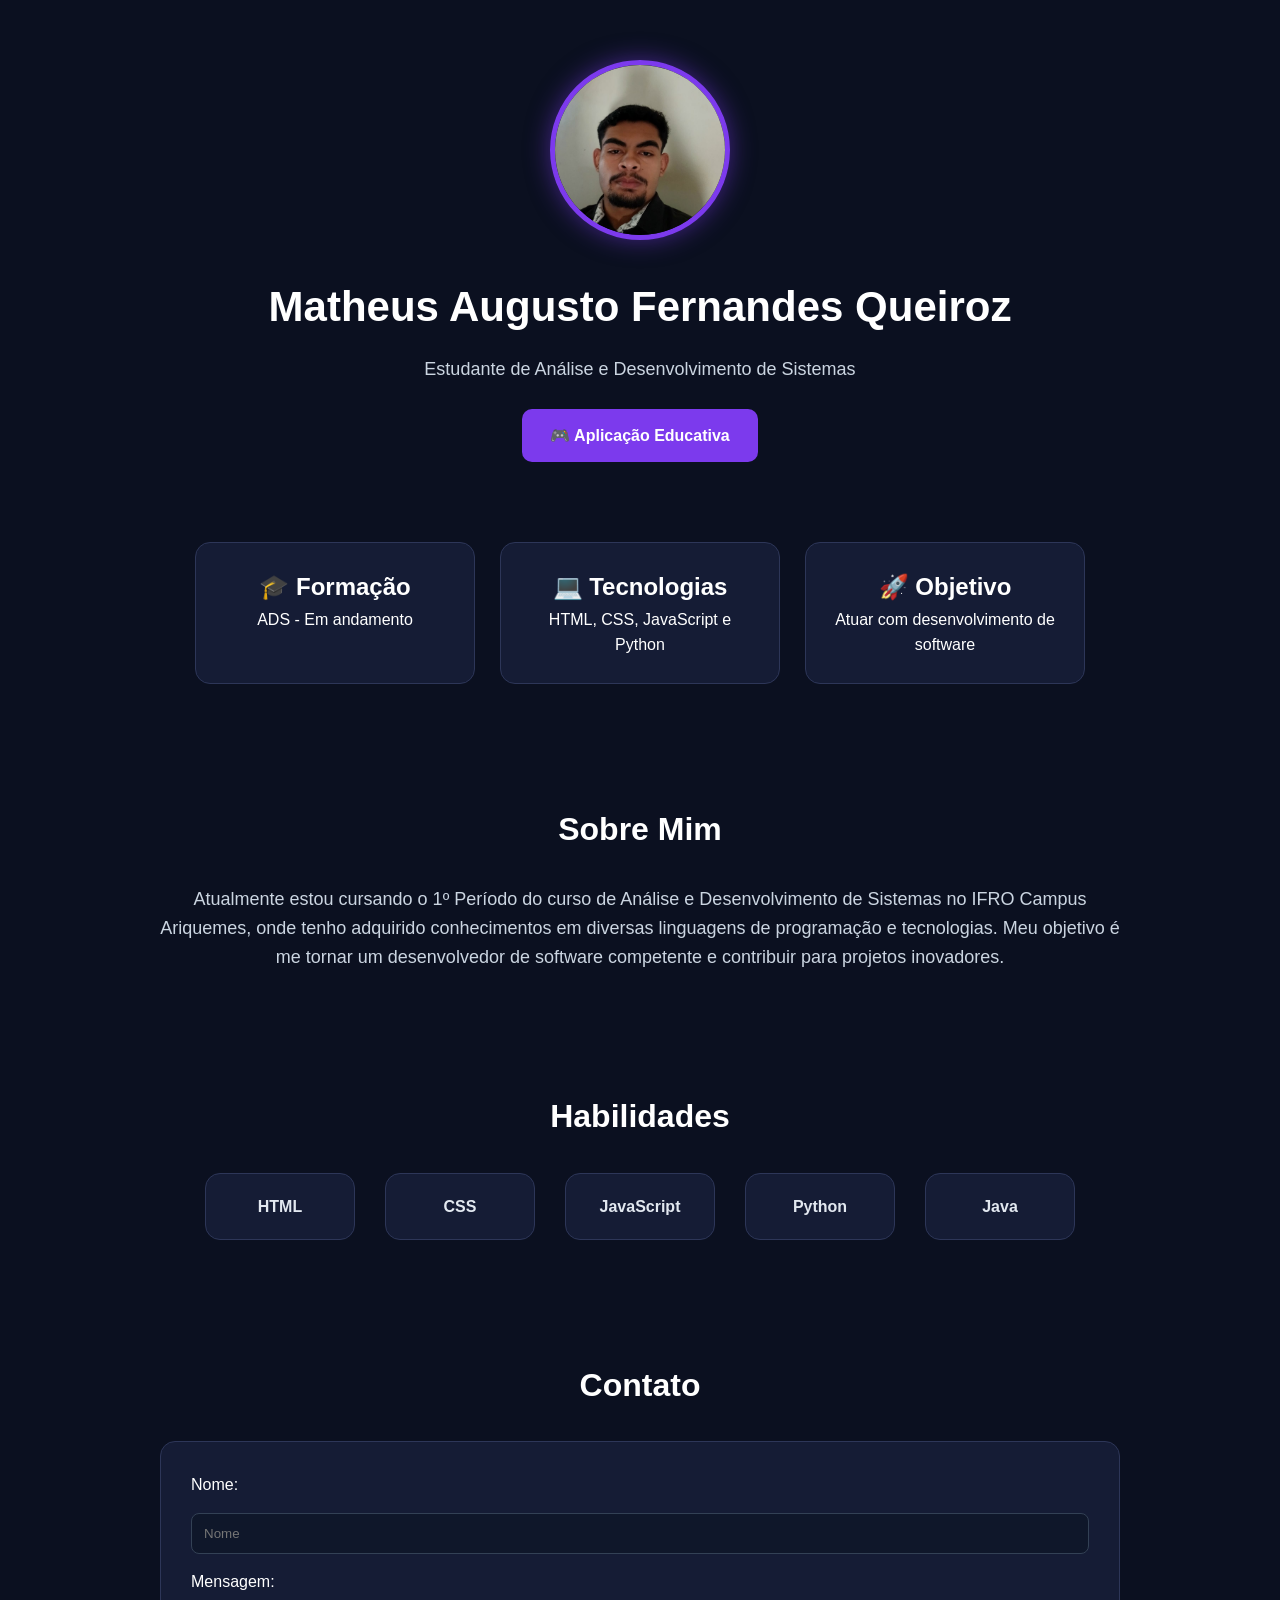
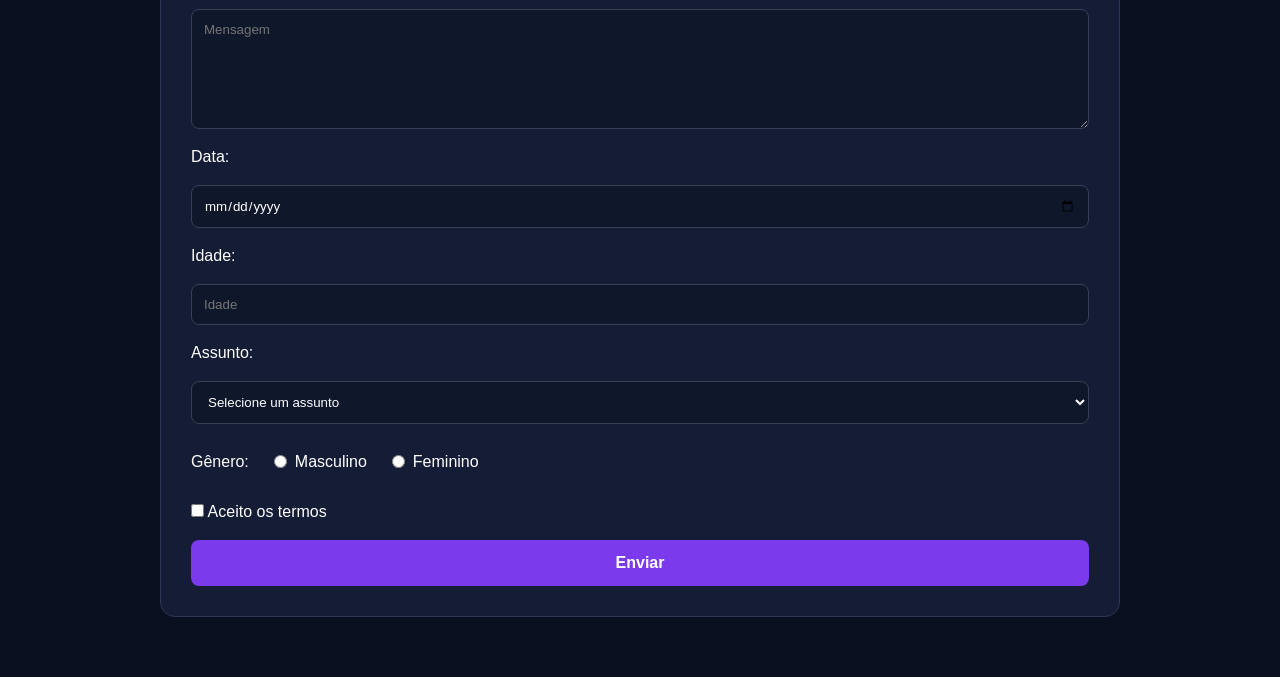
<file: index.html>
<!DOCTYPE html>
<html lang="pt-BR">
<head>
    <meta charset="UTF-8">
    <meta name="viewport" content="width=device-width, initial-scale=1.0">
    <title>Página Pessoal</title>
    <link rel="stylesheet" href="css/index.css">
</head>
<body>

    <header class="topo">
        <img src="img/foto.jpeg" alt="Foto" class="foto">
        <h1>Matheus Augusto Fernandes Queiroz</h1>
        <p class="cargo">Estudante de Análise e Desenvolvimento de Sistemas</p>
        <a href="caca-palavras.html" class="btn">🎮 Aplicação Educativa</a>
    </header>

    <main>
        <section class="informacoes">
            <div class="card">
                <h2>🎓 Formação</h2>
                <p>ADS - Em andamento</p>
            </div>
            <div class="card">
                <h2>💻 Tecnologias</h2>
                <p>HTML, CSS, JavaScript e Python</p>
            </div>
            <div class="card">
                <h2>🚀 Objetivo</h2>
                <p>Atuar com desenvolvimento de software</p>
            </div>
        </section>

        <section class="sobre">
            <h2>Sobre Mim</h2>
            <p>
                Atualmente estou cursando o 1º Período do curso de Análise e Desenvolvimento de Sistemas no IFRO Campus Ariquemes, onde tenho adquirido conhecimentos em diversas linguagens de programação e tecnologias.
                Meu objetivo é me tornar um desenvolvedor de software competente e contribuir para projetos inovadores.
            </p>
        </section>

        <section class="habilidades">
            <h2>Habilidades</h2>
            <div class="tecnologias">
                <div class="tec"><p>HTML</p></div>
                <div class="tec"><p>CSS</p></div>
                <div class="tec"><p>JavaScript</p></div>
                <div class="tec"><p>Python</p></div>
                <div class="tec"><p>Java</p></div>
            </div>
        </section>

        <section class="contato">
            <h2>Contato</h2>
            <form>
            
                <label for="nome">Nome:</label>
                <input type="text" id="nome" placeholder="Nome" required minlength="3">

                <label for="mensagem">Mensagem:</label>
                <textarea id="mensagem" placeholder="Mensagem" required minlength="10"></textarea>

                <label for="data">Data:</label>
                <input type="date" id="data" required>

                <label for="idade">Idade:</label>
                <input type="number" id="idade" placeholder="Idade" min="1" max="120" required>

                <label for="assunto">Assunto:</label>
                <select id="assunto" required>
                    <option value="">Selecione um assunto</option>
                    <option value="duvida">Dúvida</option>
                    <option value="sugestao">Sugestão</option>
                    <option value="programacao">Programação</option>
                    <option value="tecnologia">Tecnologia</option>
                </select>

                <div class="sexo">
                    <p>Gênero:</p> 
                    <label>
                        <input type="radio" name="sexo" value="masculino" required> Masculino
                    </label>
                    <label>
                        <input type="radio" name="sexo" value="feminino"> Feminino
                    </label>
                </div>

                <label>
                    <input type="checkbox" required> Aceito os termos
                </label>

                <button type="submit">Enviar</button>
            </form>
        </section>
    </main>

</body>
</html>
</file>
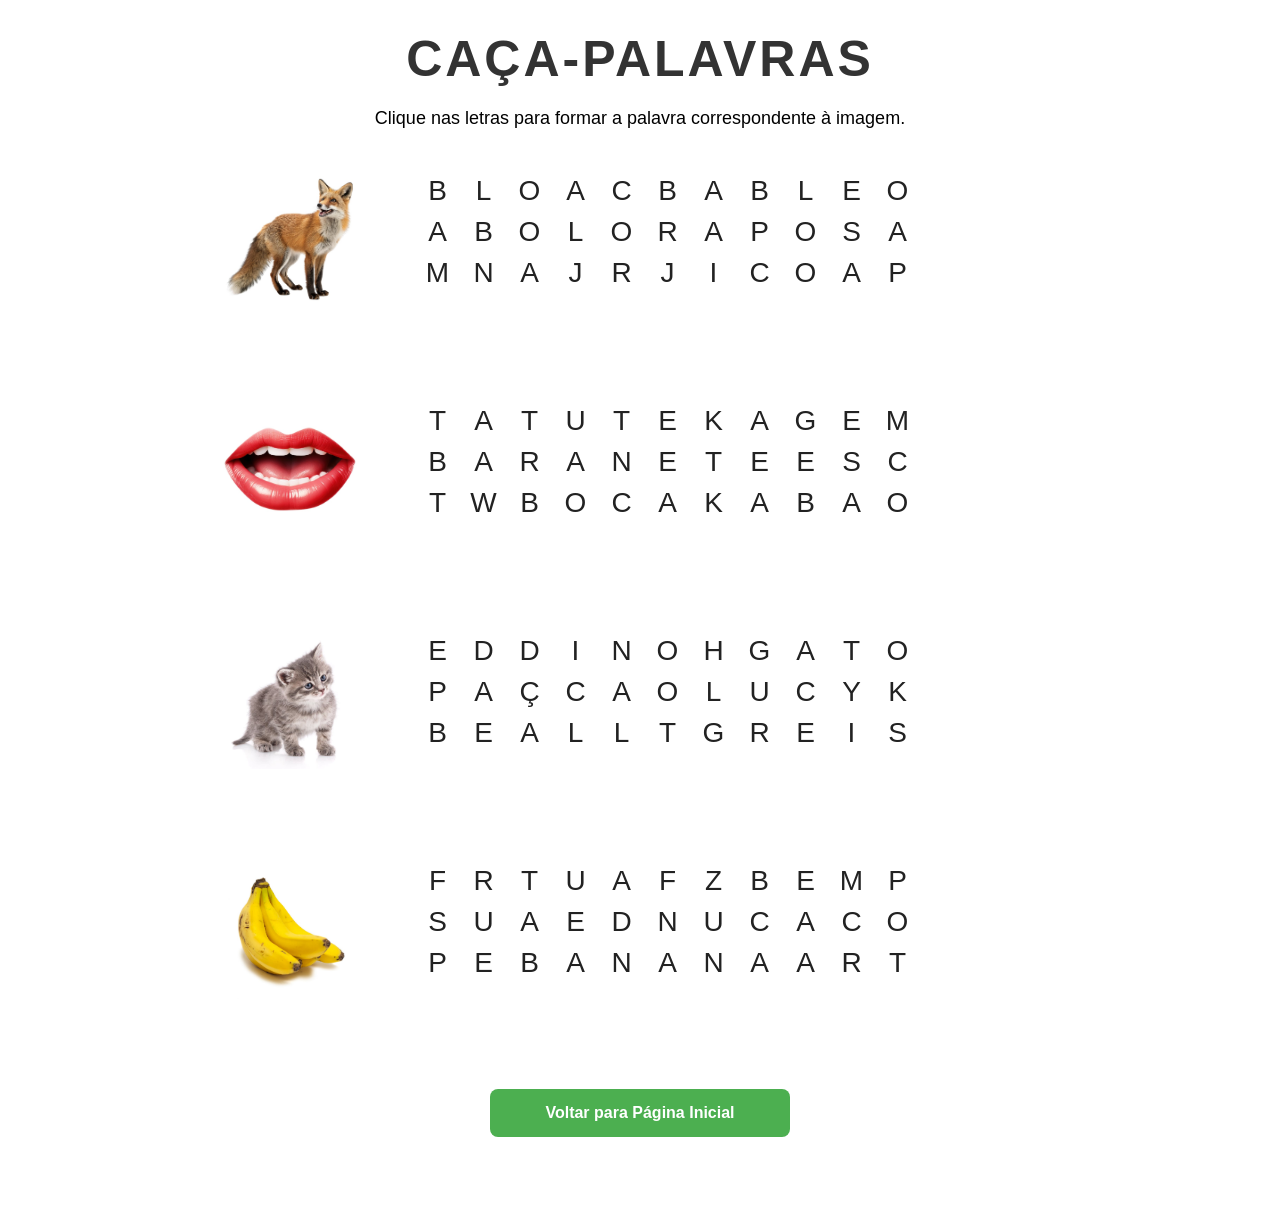
<file: caca-palavras.html>
<!DOCTYPE html>
<html lang="pt-BR">
<head>
    <meta charset="UTF-8">
    <meta name="viewport" content="width=device-width, initial-scale=1.0">
    <title>Caça-Palavras Educativo</title>
    <link rel="stylesheet" href="css/style.css">
</head>
<body>

    <main> 

        <h1>CAÇA-PALAVRAS</h1>

        <p class="instrucao">
            Clique nas letras para formar a palavra correspondente à imagem.
        </p>

        
        <div class="atividade">
            <img src="img/raposa.jpeg" alt="Raposa">
            <div>
                <div id="raposa" class="grade"></div> 
                <p id="msgRaposa"></p>
            </div>
        </div>

        
        <div class="atividade">
            <img src="img/boca.jpeg" alt="Boca">
            <div>
                <div id="boca" class="grade"></div>
                <p id="msgBoca"></p>
            </div>
        </div>

        
        <div class="atividade">
            <img src="img/gato.jpeg" alt="Gato">
            <div>
                <div id="gato" class="grade"></div> 
                <p id="msgGato"></p>
            </div>
        </div>

       
        <div class="atividade">
            <img src="img/banana.jpeg" alt="Banana">
            <div>
                <div id="banana" class="grade"></div>
                <p id="msgBanana"></p>
            </div>
        </div>

        <a href="index.html" class="btn">
            Voltar para Página Inicial
        </a>

    </main>

    <script src="js/script.js"></script>

</body>
</html>
</file>
<file: css/index.css>
*{
    margin:0;
    padding:0;
    box-sizing:border-box;
    font-family:Arial, Helvetica, sans-serif;
}

body{
    background:#0b1020;
    color:white;
    line-height:1.6;
}

/* TOPO */

.topo{
    text-align:center;
    padding:60px 20px;
}

.foto{
    width:180px;
    height:180px;
    border-radius:50%;
    object-fit:cover;
    border:5px solid #7c3aed;
    box-shadow:0 0 25px rgba(124,58,237,0.5);
}

.topo h1{
    margin-top:25px;
    font-size:42px;
}

.cargo{
    color:#cbd5e1;
    margin:15px 0 25px;
    font-size:18px;
}

.btn{
    display:inline-block;
    text-decoration:none;
    background:#7c3aed;
    color:white;
    padding:14px 28px;
    border-radius:10px;
    font-weight:bold;
    transition:0.3s;
}

.btn:hover{
    background:#6d28d9;
    transform:translateY(-2px);
}

/* CARDS */

.informacoes{
    display:flex;
    justify-content:center;
    flex-wrap:wrap;
    gap:25px;
    padding:20px 30px 60px;
}

.card{
    width:280px;
    background:#151c35;
    border:1px solid #2d3658;
    border-radius:15px;
    padding:25px;
    text-align:center;
    transition:0.3s;
}

.card:hover{
    transform:translateY(-5px);
}

.card h3{
    margin-bottom:10px;
    color:#a78bfa;
}

/* SEÇÕES */

.sobre,
.habilidades,
.contato{
    max-width:1000px;
    margin:auto;
    padding:60px 20px;
}

.sobre h2,
.habilidades h2,
.contato h2{
    text-align:center;
    margin-bottom:30px;
    font-size:32px;
}

.sobre p{
    text-align:center;
    color:#cbd5e1;
    font-size:18px;
}

/* HABILIDADES */

.tecnologias{
    display:flex;
    justify-content:center;
    flex-wrap:wrap;
    gap:30px;
}

.tec{
    width:150px;
    background:#151c35;
    border:1px solid #2d3658;
    border-radius:15px;
    padding:20px;
    text-align:center;
    transition:0.3s;
}

.tec:hover{
    transform:translateY(-5px);
}

.tec img{
    width:80px;
    height:80px;
    object-fit:contain;
    margin-bottom:10px;
}

.tec p{
    font-weight:bold;
    color:#e2e8f0;
}

/* FORMULÁRIO */

form{
    background:#151c35;
    border:1px solid #2d3658;
    border-radius:15px;
    padding:30px;
    display:flex;
    flex-direction:column;
    gap:15px;
}

input,
textarea,
select{
    width:100%;
    padding:12px;
    border:1px solid #334155;
    border-radius:8px;
    background:#0f172a;
    color:white;
}

input:focus,
textarea:focus,
select:focus{
    outline:none;
    border-color:#7c3aed;
}

textarea{
    min-height:120px;
    resize:vertical;
}

/* SEXO */

.sexo{
    display:flex;
    align-items:center;
    gap:25px;
    margin:10px 0;
}

.sexo label{
    display:flex;
    align-items:center;
    gap:8px;
    cursor:pointer;
}

/* TERMOS */

.termos{
    display:flex;
    align-items:center;
    gap:10px;
    margin-top:10px;
    cursor:pointer;
}

/* NÃO DEIXAR RADIO E CHECKBOX HERDAREM O TAMANHO DOS INPUTS */

input[type="radio"],
input[type="checkbox"]{
    width:auto;
    margin:0;
    cursor:pointer;
}

button{
    background:#7c3aed;
    color:white;
    border:none;
    padding:14px;
    border-radius:8px;
    font-size:16px;
    font-weight:bold;
    cursor:pointer;
    transition:0.3s;
}

button:hover{
    background:#6d28d9;
}

/* RESPONSIVO */

@media(max-width:768px){

    .topo h1{
        font-size:30px;
    }

    .foto{
        width: 140px;
        height:140px;
    }

    .informacoes{
        flex-direction:column;
        align-items:center;
    }

    .card{
        width:100%;
        max-width:350px;
    }

    .tecnologias{
        gap:20px;
    }

    .tec{
        width:130px;
    }
}
</file>
<file: css/style.css>
/* RESET */
*{
    margin:0;
    padding:0;
    box-sizing:border-box;
}

body{
    background:#ffffff;
    font-family: Arial, Helvetica, sans-serif;
    max-width:900px;
    margin:0 auto;
    padding:30px;
}

/* TÍTULO */
h1{
    text-align:center;
    margin-bottom:20px;
    font-size:50px;
    letter-spacing:3px;
    color:#333;
}

.instrucao{
    text-align:center;
    margin-bottom:40px;
    font-size:18px;
}

/* CADA ATIVIDADE */
.atividade{
    display:flex;
    align-items:center;
    gap:60px;
    margin-bottom:90px;
}

/* IMAGENS */
.atividade img{
    width:140px;
    height:140px;
    object-fit:contain;
}

/* ESCONDE O TEXTO ENCONTRE */
.atividade h3{
    display:none;
}

/* GRADE DAS LETRAS */
.grade{
    display:grid;
    grid-template-columns:repeat(11, 40px);
    gap:6px;
}

/* LETRAS */
.letra{
    width:35px;
    height:35px;
    border:none;
    background:transparent;
    font-size:28px;
    font-weight:normal;
    cursor:pointer;
    text-transform:uppercase;
    color:#222;
}

/* LETRA SELECIONADA */
.letra.selecionada{
    background:#ffe066;
    border-radius:5px;
}

/* PALAVRA ENCONTRADA */
.letra.correta{
    background:#7CFC90;
    border-radius:5px;
}

/* MENSAGENS */
#msgRaposa,
#msgBoca,
#msgGato,
#msgBanana{
    margin-top:15px;
    font-weight:bold;
    color:green;
}

/* BOTÃO VOLTAR */
.btn{
    display:block;
    width:300px;
    margin:40px auto;
    text-align:center;
    background:#4CAF50;
    color:white;
    text-decoration:none;
    padding:15px;
    border-radius:8px;
    font-weight:bold;
}

.btn:hover{
    background:#388E3C;
}
</file>
